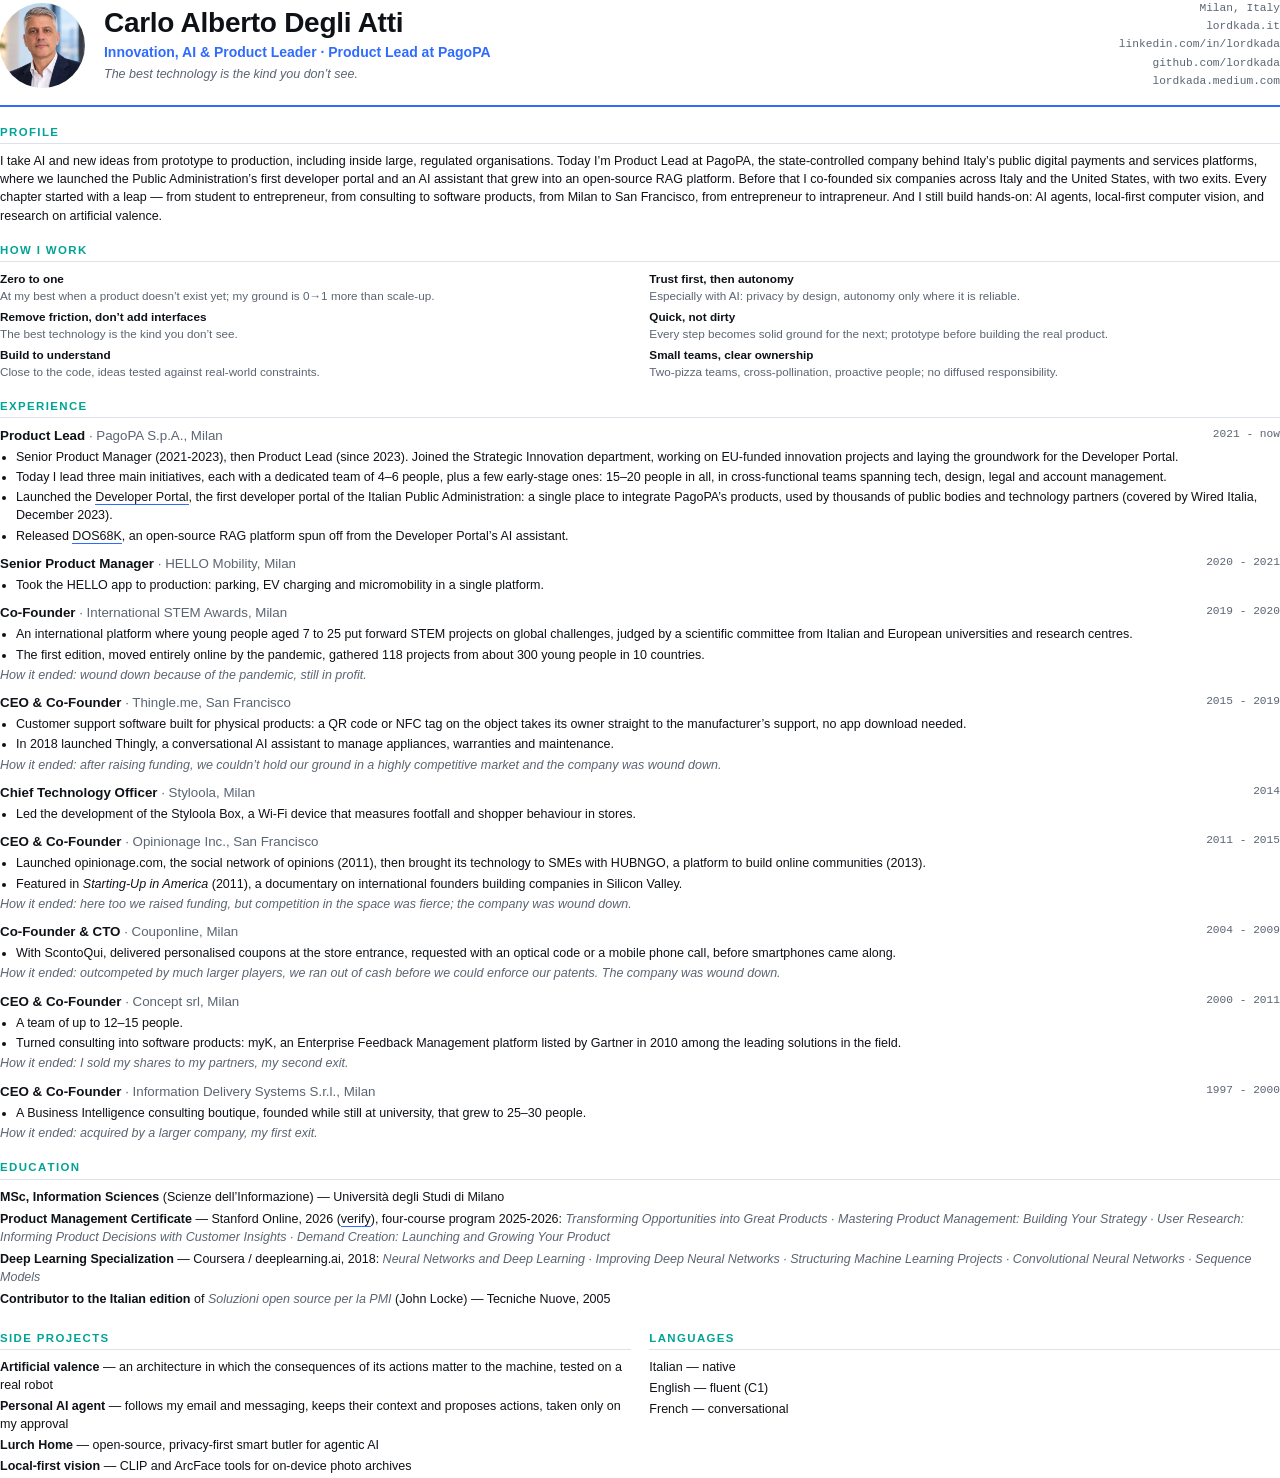
<file: cv/cv-en.html>
<!doctype html>
<html lang="en">
<head>
  <meta charset="utf-8">
  <title>Carlo Alberto Degli Atti — Résumé</title>
  <meta name="author" content="Carlo Alberto Degli Atti">
  <meta name="description" content="Résumé of Carlo Alberto Degli Atti, Innovation, AI & Product Leader.">
  <link rel="stylesheet" href="cv.css">
</head>
<body>
  <header>
    <img src="../site/assets/portrait.jpg" alt="">
    <div class="who">
      <h1>Carlo Alberto Degli Atti</h1>
      <p class="role"><span class="nowrap">Innovation, AI &amp; Product Leader ·</span> <span class="nowrap">Product Lead at PagoPA</span></p>
      <p class="tagline">The best technology is the kind you don’t see.</p>
    </div>
    <ul class="contacts mono">
      <li>Milan, Italy</li>
      <li><a href="https://lordkada.it/en/">lordkada.it</a></li>
      <li><a href="https://www.linkedin.com/in/lordkada/">linkedin.com/in/lordkada</a></li>
      <li><a href="https://github.com/lordkada">github.com/lordkada</a></li>
      <li><a href="https://lordkada.medium.com/">lordkada.medium.com</a></li>
    </ul>
  </header>

  <h2>Profile</h2>
  <p>
    I take AI and new ideas from prototype to production, including inside large, regulated organisations.
    Today I’m Product Lead at PagoPA, the state-controlled company behind Italy’s public digital payments
    and services platforms, where we launched the Public Administration’s first developer portal and an AI
    assistant that grew into an open-source RAG platform. Before that I co-founded six companies across
    Italy and the United States, with two exits. Every chapter started with a leap — from student to
    entrepreneur, from consulting to software products, from Milan to San Francisco, from entrepreneur to
    intrapreneur. And I still build hands-on: AI agents, local-first computer vision, and research on
    artificial valence.
  </p>

  <h2>How I work</h2>
  <ul class="principles">
    <li><strong>Zero to one</strong><span>At my best when a product doesn’t exist yet; my ground is 0→1 more than scale-up.</span></li>
    <li><strong>Trust first, then autonomy</strong><span>Especially with AI: privacy by design, autonomy only where it is reliable.</span></li>
    <li><strong>Remove friction, don’t add interfaces</strong><span>The best technology is the kind you don’t see.</span></li>
    <li><strong>Quick, not dirty</strong><span>Every step becomes solid ground for the next; prototype before building the real product.</span></li>
    <li><strong>Build to understand</strong><span>Close to the code, ideas tested against real-world constraints.</span></li>
    <li><strong>Small teams, clear ownership</strong><span>Two-pizza teams, cross-pollination, proactive people; no diffused responsibility.</span></li>
  </ul>

  <h2>Experience</h2>
  <div class="job">
    <div class="job-head"><h3>Product Lead <span class="org">· PagoPA S.p.A., Milan</span></h3><span class="when mono">2021 - now</span></div>
    <ul>
      <li>Senior Product Manager (2021-2023), then Product Lead (since 2023). Joined the Strategic Innovation department, working on EU-funded innovation projects and laying the groundwork for the Developer Portal.</li>
      <li>Today I lead three main initiatives, each with a dedicated team of 4–6 people, plus a few early-stage ones: 15–20 people in all, in cross-functional teams spanning tech, design, legal and account management.</li>
      <li>Launched the <a href="https://developer.pagopa.it/">Developer Portal</a>, the first developer portal of the Italian Public Administration: a single place to integrate PagoPA’s products, used by thousands of public bodies and technology partners (covered by Wired Italia, December 2023).</li>
      <li>Released <a href="https://github.com/pagopa/DOS68k">DOS68K</a>, an open-source RAG platform spun off from the Developer Portal’s AI assistant.</li>
    </ul>
  </div>
  <div class="job">
    <div class="job-head"><h3>Senior Product Manager <span class="org">· HELLO Mobility, Milan</span></h3><span class="when mono">2020 - 2021</span></div>
    <ul>
      <li>Took the HELLO app to production: parking, EV charging and micromobility in a single platform.</li>
    </ul>
  </div>
  <div class="job">
    <div class="job-head"><h3>Co-Founder <span class="org">· International STEM Awards, Milan</span></h3><span class="when mono">2019 - 2020</span></div>
    <ul>
      <li>An international platform where young people aged 7 to 25 put forward STEM projects on global challenges, judged by a scientific committee from Italian and European universities and research centres.</li>
      <li>The first edition, moved entirely online by the pandemic, gathered 118 projects from about 300 young people in 10 countries.</li>
      <li class="outcome">How it ended: wound down because of the pandemic, still in profit.</li>
    </ul>
  </div>
  <div class="job">
    <div class="job-head"><h3>CEO &amp; Co-Founder <span class="org">· Thingle.me, San Francisco</span></h3><span class="when mono">2015 - 2019</span></div>
    <ul>
      <li>Customer support software built for physical products: a QR code or NFC tag on the object takes its owner straight to the manufacturer’s support, no app download needed.</li>
      <li>In 2018 launched Thingly, a conversational AI assistant to manage appliances, warranties and maintenance.</li>
      <li class="outcome">How it ended: after raising funding, we couldn’t hold our ground in a highly competitive market and the company was wound down.</li>
    </ul>
  </div>
  <div class="job">
    <div class="job-head"><h3>Chief Technology Officer <span class="org">· Styloola, Milan</span></h3><span class="when mono">2014</span></div>
    <ul>
      <li>Led the development of the Styloola Box, a Wi-Fi device that measures footfall and shopper behaviour in stores.</li>
    </ul>
  </div>
  <div class="job">
    <div class="job-head"><h3>CEO &amp; Co-Founder <span class="org">· Opinionage Inc., San Francisco</span></h3><span class="when mono">2011 - 2015</span></div>
    <ul>
      <li>Launched opinionage.com, the social network of opinions (2011), then brought its technology to SMEs with HUBNGO, a platform to build online communities (2013).</li>
      <li>Featured in <em>Starting-Up in America</em> (2011), a documentary on international founders building companies in Silicon Valley.</li>
      <li class="outcome">How it ended: here too we raised funding, but competition in the space was fierce; the company was wound down.</li>
    </ul>
  </div>
  <div class="job">
    <div class="job-head"><h3>Co-Founder &amp; CTO <span class="org">· Couponline, Milan</span></h3><span class="when mono">2004 - 2009</span></div>
    <ul>
      <li>With ScontoQui, delivered personalised coupons at the store entrance, requested with an optical code or a mobile phone call, before smartphones came along.</li>
      <li class="outcome">How it ended: outcompeted by much larger players, we ran out of cash before we could enforce our patents. The company was wound down.</li>
    </ul>
  </div>
  <div class="job">
    <div class="job-head"><h3>CEO &amp; Co-Founder <span class="org">· Concept srl, Milan</span></h3><span class="when mono">2000 - 2011</span></div>
    <ul>
      <li>A team of up to 12–15 people.</li>
      <li>Turned consulting into software products: myK, an Enterprise Feedback Management platform listed by Gartner in 2010 among the leading solutions in the field.</li>
      <li class="outcome">How it ended: I sold my shares to my partners, my second exit.</li>
    </ul>
  </div>
  <div class="job">
    <div class="job-head"><h3>CEO &amp; Co-Founder <span class="org">· Information Delivery Systems S.r.l., Milan</span></h3><span class="when mono">1997 - 2000</span></div>
    <ul>
      <li>A Business Intelligence consulting boutique, founded while still at university, that grew to 25–30 people.</li>
      <li class="outcome">How it ended: acquired by a larger company, my first exit.</li>
    </ul>
  </div>

  <h2>Education</h2>
  <ul class="edu">
    <li><strong>MSc, Information Sciences</strong> (Scienze dell’Informazione) — Università degli Studi di Milano</li>
    <li><strong>Product Management Certificate</strong> — Stanford Online, 2026 (<a href="https://digitalcredential.stanford.edu/check/90FCC84E4DE2971A9309606400F90BD91865F038C409BF5530E90E170DF87DB1R2thMVZDaTVaakowZUlhK0FCUW1oSGJKK0JLZGtQSUlJcFRxbnVpay8vMWVpbnk0">verify</a>), four-course program 2025-2026: <em>Transforming Opportunities into Great Products · Mastering Product Management: Building Your Strategy · User Research: Informing Product Decisions with Customer Insights · Demand Creation: Launching and Growing Your Product</em></li>
    <li><strong>Deep Learning Specialization</strong> — Coursera / deeplearning.ai, 2018: <em>Neural Networks and Deep Learning · Improving Deep Neural Networks · Structuring Machine Learning Projects · Convolutional Neural Networks · Sequence Models</em></li>
    <li><strong>Contributor to the Italian edition</strong> of <em>Soluzioni open source per la PMI</em> (John Locke) — Tecniche Nuove, 2005</li>
  </ul>

  <div class="two">
    <div>
      <h2>Side projects</h2>
      <ul class="plain">
        <li><strong>Artificial valence</strong> — an architecture in which the consequences of its actions matter to the machine, tested on a real robot</li>
        <li><strong>Personal AI agent</strong> — follows my email and messaging, keeps their context and proposes actions, taken only on my approval</li>
        <li><strong>Lurch Home</strong> — open-source, privacy-first smart butler for agentic AI</li>
        <li><strong>Local-first vision</strong> — CLIP and ArcFace tools for on-device photo archives</li>
      </ul>
    </div>
    <div>
      <h2>Languages</h2>
      <ul class="plain">
        <li>Italian — native</li>
        <li>English — fluent (C1)</li>
        <li>French — conversational</li>
      </ul>
    </div>
  </div>
</body>
</html>
</file>
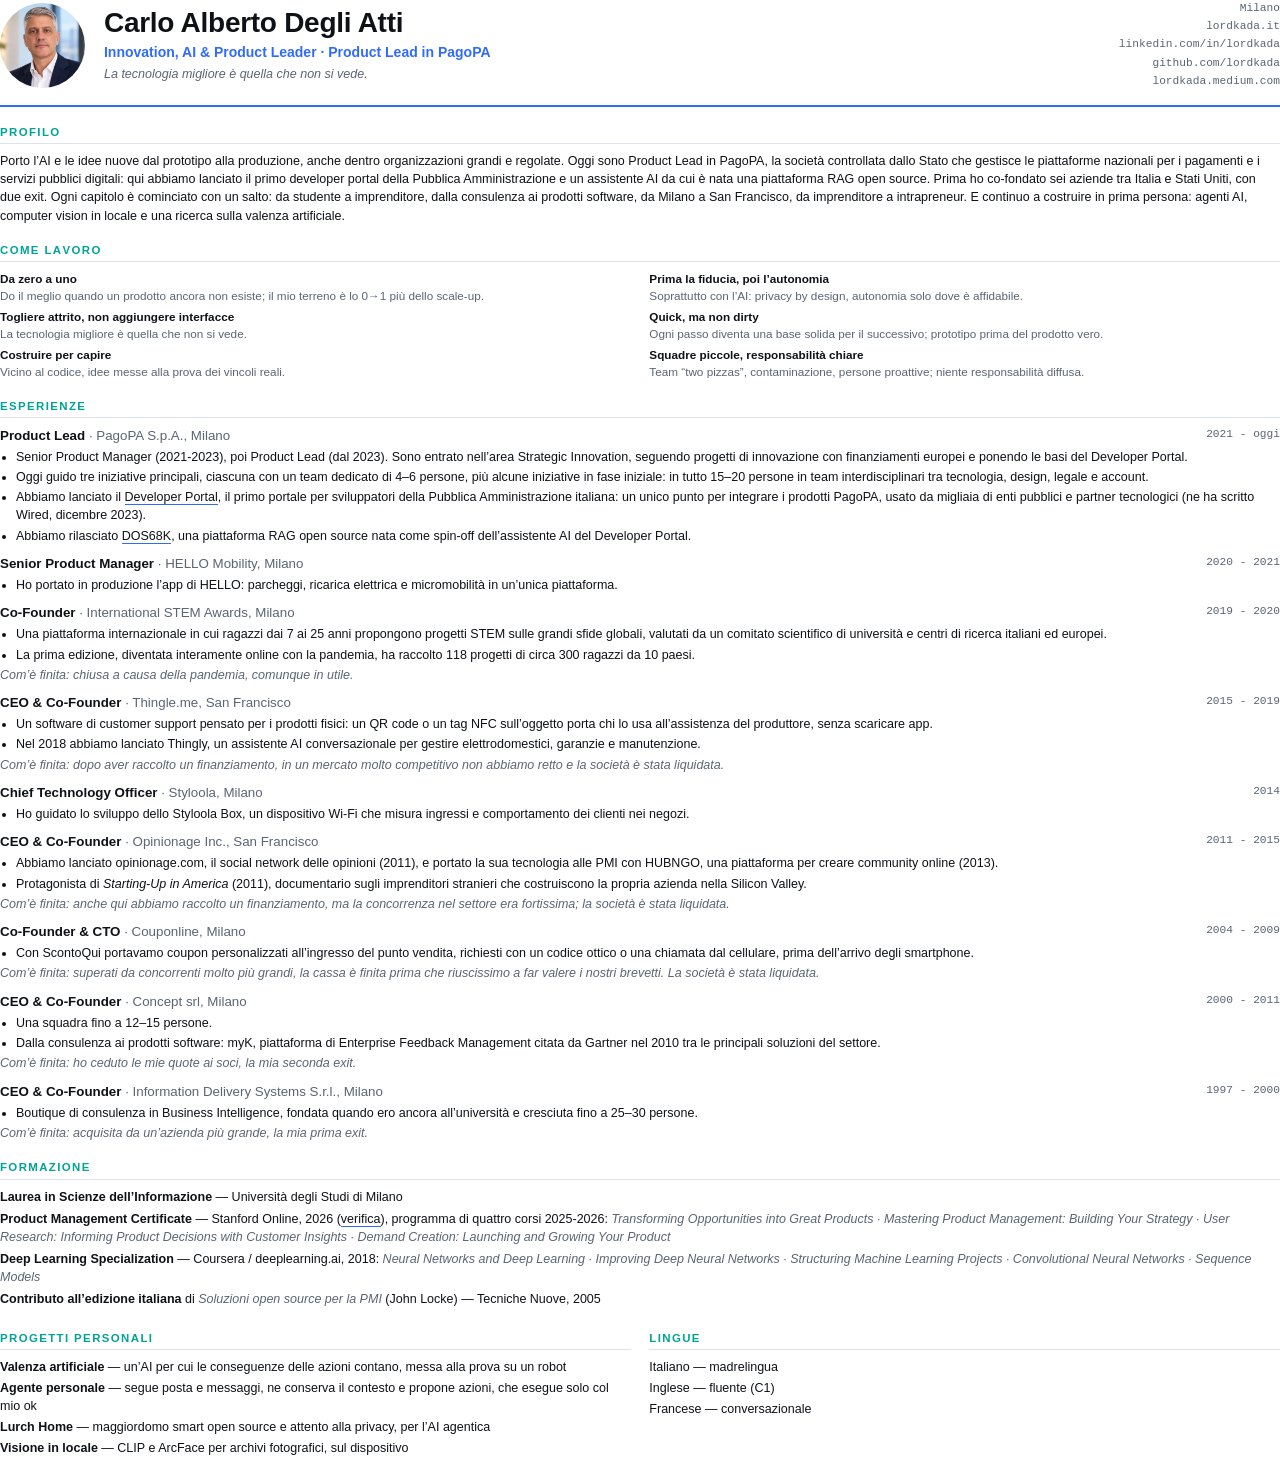
<file: cv/cv-it.html>
<!doctype html>
<html lang="it">
<head>
  <meta charset="utf-8">
  <title>Carlo Alberto Degli Atti — Curriculum vitae</title>
  <meta name="author" content="Carlo Alberto Degli Atti">
  <meta name="description" content="Curriculum vitae di Carlo Alberto Degli Atti, Innovation, AI & Product Leader.">
  <link rel="stylesheet" href="cv.css">
</head>
<body>
  <header>
    <img src="../site/assets/portrait.jpg" alt="">
    <div class="who">
      <h1>Carlo Alberto Degli Atti</h1>
      <p class="role"><span class="nowrap">Innovation, AI &amp; Product Leader ·</span> <span class="nowrap">Product Lead in PagoPA</span></p>
      <p class="tagline">La tecnologia migliore è quella che non si vede.</p>
    </div>
    <ul class="contacts mono">
      <li>Milano</li>
      <li><a href="https://lordkada.it/">lordkada.it</a></li>
      <li><a href="https://www.linkedin.com/in/lordkada/">linkedin.com/in/lordkada</a></li>
      <li><a href="https://github.com/lordkada">github.com/lordkada</a></li>
      <li><a href="https://lordkada.medium.com/">lordkada.medium.com</a></li>
    </ul>
  </header>

  <h2>Profilo</h2>
  <p>
    Porto l’AI e le idee nuove dal prototipo alla produzione, anche dentro organizzazioni grandi e regolate.
    Oggi sono Product Lead in PagoPA, la società controllata dallo Stato che gestisce le piattaforme
    nazionali per i pagamenti e i servizi pubblici digitali: qui abbiamo lanciato il primo developer portal
    della Pubblica Amministrazione e un assistente AI da cui è nata una piattaforma RAG open source.
    Prima ho co-fondato sei aziende tra Italia e Stati Uniti, con due exit. Ogni capitolo è cominciato con
    un salto: da studente a imprenditore, dalla consulenza ai prodotti software, da Milano a San Francisco,
    da imprenditore a intrapreneur. E continuo a costruire in prima persona: agenti AI, computer vision in
    locale e una ricerca sulla valenza artificiale.
  </p>

  <h2>Come lavoro</h2>
  <ul class="principles">
    <li><strong>Da zero a uno</strong><span>Do il meglio quando un prodotto ancora non esiste; il mio terreno è lo 0→1 più dello scale-up.</span></li>
    <li><strong>Prima la fiducia, poi l’autonomia</strong><span>Soprattutto con l’AI: privacy by design, autonomia solo dove è affidabile.</span></li>
    <li><strong>Togliere attrito, non aggiungere interfacce</strong><span>La tecnologia migliore è quella che non si vede.</span></li>
    <li><strong>Quick, ma non dirty</strong><span>Ogni passo diventa una base solida per il successivo; prototipo prima del prodotto vero.</span></li>
    <li><strong>Costruire per capire</strong><span>Vicino al codice, idee messe alla prova dei vincoli reali.</span></li>
    <li><strong>Squadre piccole, responsabilità chiare</strong><span>Team “two pizzas”, contaminazione, persone proattive; niente responsabilità diffusa.</span></li>
  </ul>

  <h2>Esperienze</h2>
  <div class="job">
    <div class="job-head"><h3>Product Lead <span class="org">· PagoPA S.p.A., Milano</span></h3><span class="when mono">2021 - oggi</span></div>
    <ul>
      <li>Senior Product Manager (2021-2023), poi Product Lead (dal 2023). Sono entrato nell’area Strategic Innovation, seguendo progetti di innovazione con finanziamenti europei e ponendo le basi del Developer Portal.</li>
      <li>Oggi guido tre iniziative principali, ciascuna con un team dedicato di 4–6 persone, più alcune iniziative in fase iniziale: in tutto 15–20 persone in team interdisciplinari tra tecnologia, design, legale e account.</li>
      <li>Abbiamo lanciato il <a href="https://developer.pagopa.it/">Developer Portal</a>, il primo portale per sviluppatori della Pubblica Amministrazione italiana: un unico punto per integrare i prodotti PagoPA, usato da migliaia di enti pubblici e partner tecnologici (ne ha scritto Wired, dicembre 2023).</li>
      <li>Abbiamo rilasciato <a href="https://github.com/pagopa/DOS68k">DOS68K</a>, una piattaforma RAG open source nata come spin-off dell’assistente AI del Developer Portal.</li>
    </ul>
  </div>
  <div class="job">
    <div class="job-head"><h3>Senior Product Manager <span class="org">· HELLO Mobility, Milano</span></h3><span class="when mono">2020 - 2021</span></div>
    <ul>
      <li>Ho portato in produzione l’app di HELLO: parcheggi, ricarica elettrica e micromobilità in un’unica piattaforma.</li>
    </ul>
  </div>
  <div class="job">
    <div class="job-head"><h3>Co-Founder <span class="org">· International STEM Awards, Milano</span></h3><span class="when mono">2019 - 2020</span></div>
    <ul>
      <li>Una piattaforma internazionale in cui ragazzi dai 7 ai 25 anni propongono progetti STEM sulle grandi sfide globali, valutati da un comitato scientifico di università e centri di ricerca italiani ed europei.</li>
      <li>La prima edizione, diventata interamente online con la pandemia, ha raccolto 118 progetti di circa 300 ragazzi da 10 paesi.</li>
      <li class="outcome">Com’è finita: chiusa a causa della pandemia, comunque in utile.</li>
    </ul>
  </div>
  <div class="job">
    <div class="job-head"><h3>CEO &amp; Co-Founder <span class="org">· Thingle.me, San Francisco</span></h3><span class="when mono">2015 - 2019</span></div>
    <ul>
      <li>Un software di customer support pensato per i prodotti fisici: un QR code o un tag NFC sull’oggetto porta chi lo usa all’assistenza del produttore, senza scaricare app.</li>
      <li>Nel 2018 abbiamo lanciato Thingly, un assistente AI conversazionale per gestire elettrodomestici, garanzie e manutenzione.</li>
      <li class="outcome">Com’è finita: dopo aver raccolto un finanziamento, in un mercato molto competitivo non abbiamo retto e la società è stata liquidata.</li>
    </ul>
  </div>
  <div class="job">
    <div class="job-head"><h3>Chief Technology Officer <span class="org">· Styloola, Milano</span></h3><span class="when mono">2014</span></div>
    <ul>
      <li>Ho guidato lo sviluppo dello Styloola Box, un dispositivo Wi-Fi che misura ingressi e comportamento dei clienti nei negozi.</li>
    </ul>
  </div>
  <div class="job">
    <div class="job-head"><h3>CEO &amp; Co-Founder <span class="org">· Opinionage Inc., San Francisco</span></h3><span class="when mono">2011 - 2015</span></div>
    <ul>
      <li>Abbiamo lanciato opinionage.com, il social network delle opinioni (2011), e portato la sua tecnologia alle PMI con HUBNGO, una piattaforma per creare community online (2013).</li>
      <li>Protagonista di <em>Starting-Up in America</em> (2011), documentario sugli imprenditori stranieri che costruiscono la propria azienda nella Silicon Valley.</li>
      <li class="outcome">Com’è finita: anche qui abbiamo raccolto un finanziamento, ma la concorrenza nel settore era fortissima; la società è stata liquidata.</li>
    </ul>
  </div>
  <div class="job">
    <div class="job-head"><h3>Co-Founder &amp; CTO <span class="org">· Couponline, Milano</span></h3><span class="when mono">2004 - 2009</span></div>
    <ul>
      <li>Con ScontoQui portavamo coupon personalizzati all’ingresso del punto vendita, richiesti con un codice ottico o una chiamata dal cellulare, prima dell’arrivo degli smartphone.</li>
      <li class="outcome">Com’è finita: superati da concorrenti molto più grandi, la cassa è finita prima che riuscissimo a far valere i nostri brevetti. La società è stata liquidata.</li>
    </ul>
  </div>
  <div class="job">
    <div class="job-head"><h3>CEO &amp; Co-Founder <span class="org">· Concept srl, Milano</span></h3><span class="when mono">2000 - 2011</span></div>
    <ul>
      <li>Una squadra fino a 12–15 persone.</li>
      <li>Dalla consulenza ai prodotti software: myK, piattaforma di Enterprise Feedback Management citata da Gartner nel 2010 tra le principali soluzioni del settore.</li>
      <li class="outcome">Com’è finita: ho ceduto le mie quote ai soci, la mia seconda exit.</li>
    </ul>
  </div>
  <div class="job">
    <div class="job-head"><h3>CEO &amp; Co-Founder <span class="org">· Information Delivery Systems S.r.l., Milano</span></h3><span class="when mono">1997 - 2000</span></div>
    <ul>
      <li>Boutique di consulenza in Business Intelligence, fondata quando ero ancora all’università e cresciuta fino a 25–30 persone.</li>
      <li class="outcome">Com’è finita: acquisita da un’azienda più grande, la mia prima exit.</li>
    </ul>
  </div>

  <h2>Formazione</h2>
  <ul class="edu">
    <li><strong>Laurea in Scienze dell’Informazione</strong> — Università degli Studi di Milano</li>
    <li><strong>Product Management Certificate</strong> — Stanford Online, 2026 (<a href="https://digitalcredential.stanford.edu/check/90FCC84E4DE2971A9309606400F90BD91865F038C409BF5530E90E170DF87DB1R2thMVZDaTVaakowZUlhK0FCUW1oSGJKK0JLZGtQSUlJcFRxbnVpay8vMWVpbnk0">verifica</a>), programma di quattro corsi 2025-2026: <em>Transforming Opportunities into Great Products · Mastering Product Management: Building Your Strategy · User Research: Informing Product Decisions with Customer Insights · Demand Creation: Launching and Growing Your Product</em></li>
    <li><strong>Deep Learning Specialization</strong> — Coursera / deeplearning.ai, 2018: <em>Neural Networks and Deep Learning · Improving Deep Neural Networks · Structuring Machine Learning Projects · Convolutional Neural Networks · Sequence Models</em></li>
    <li><strong>Contributo all’edizione italiana</strong> di <em>Soluzioni open source per la PMI</em> (John Locke) — Tecniche Nuove, 2005</li>
  </ul>

  <div class="two">
    <div>
      <h2>Progetti personali</h2>
      <ul class="plain">
        <li><strong>Valenza artificiale</strong> — un’AI per cui le conseguenze delle azioni contano, messa alla prova su un robot</li>
        <li><strong>Agente personale</strong> — segue posta e messaggi, ne conserva il contesto e propone azioni, che esegue solo col mio ok</li>
        <li><strong>Lurch Home</strong> — maggiordomo smart open source e attento alla privacy, per l’AI agentica</li>
        <li><strong>Visione in locale</strong> — CLIP e ArcFace per archivi fotografici, sul dispositivo</li>
      </ul>
    </div>
    <div>
      <h2>Lingue</h2>
      <ul class="plain">
        <li>Italiano — madrelingua</li>
        <li>Inglese — fluente (C1)</li>
        <li>Francese — conversazionale</li>
      </ul>
    </div>
  </div>
</body>
</html>
</file>
<file: cv/cv.css>
/* Print stylesheet for the CV. Rendered to PDF by scripts/build-cv.sh (WeasyPrint). */
@page {
  size: A4;
  margin: 16mm 16mm 16mm 16mm;
  @bottom-right { content: counter(page) " / " counter(pages); font: 8pt "Noto Sans Mono", monospace; color: #8a94a3; }
  @bottom-left { content: "lordkada.it"; font: 8pt "Noto Sans Mono", monospace; color: #8a94a3; }
}

:root {
  --text: #0e1116;
  --muted: #5b6573;
  --line: #dde2ea;
  --accent: #2f6bff;
  --accent-2: #00a396;
}

* { box-sizing: border-box; }
body { margin: 0; color: var(--text); font: 9.4pt/1.45 "Inter", "Noto Sans", sans-serif; }
a { color: inherit; text-decoration: none; }
.mono { font-family: "Noto Sans Mono", monospace; }

header { display: flex; gap: 14pt; align-items: center; padding-bottom: 10pt; border-bottom: 1.5pt solid var(--accent); }
header img { width: 64pt; height: 64pt; border-radius: 50%; object-fit: cover; }
header .who { flex: 1; }
h1 { margin: 0; font-size: 21pt; line-height: 1.1; letter-spacing: -0.01em; }
.role .nowrap { white-space: nowrap; }
.role { margin: 2pt 0 0; color: var(--accent); font-weight: 600; font-size: 10.5pt; }
.tagline { margin: 2pt 0 0; color: var(--muted); font-style: italic; }
.contacts { margin: 0; padding: 0; list-style: none; text-align: right; font-size: 8.4pt; color: var(--muted); }
.contacts li { margin: 0 0 1.5pt; }

h2 {
  margin: 13pt 0 6pt; font-size: 8.6pt; text-transform: uppercase; letter-spacing: .12em; font-kerning: none;
  color: var(--accent-2); border-bottom: .6pt solid var(--line); padding-bottom: 2pt;
}
p { margin: 0 0 5pt; }

.principles { display: grid; grid-template-columns: 1fr 1fr; gap: 3pt 14pt; margin: 0; padding: 0; list-style: none; }
.principles li { font-size: 8.8pt; }
.principles strong { display: block; }
.principles span { color: var(--muted); }

/* A role may split across pages, but never leaves its title alone at the bottom. */
.job { margin: 0 0 7pt; }
.job-head { break-after: avoid; }
.job li { break-inside: avoid; }
.job-head { display: flex; justify-content: space-between; gap: 10pt; }
.job h3 { margin: 0; font-size: 10pt; }
.job .org { color: var(--muted); font-weight: 400; }
.job .when { color: var(--muted); font-size: 8.4pt; white-space: nowrap; }
.job ul { margin: 2pt 0 0; padding-left: 12pt; }
.job li { margin: 0 0 1.5pt; }
.job li.outcome { break-before: avoid; list-style: none; margin-left: -12pt; color: var(--muted); font-style: italic; }
.job a, .edu a { border-bottom: .5pt solid var(--accent); }

.edu { margin: 0; padding: 0; list-style: none; }
.edu li { margin: 0 0 3pt; break-inside: avoid; }
.edu em { color: var(--muted); }

.two { display: grid; grid-template-columns: 1fr 1fr; gap: 0 14pt; }
.plain { margin: 0; padding: 0; list-style: none; }
.plain li { margin: 0 0 2pt; }
</file>
